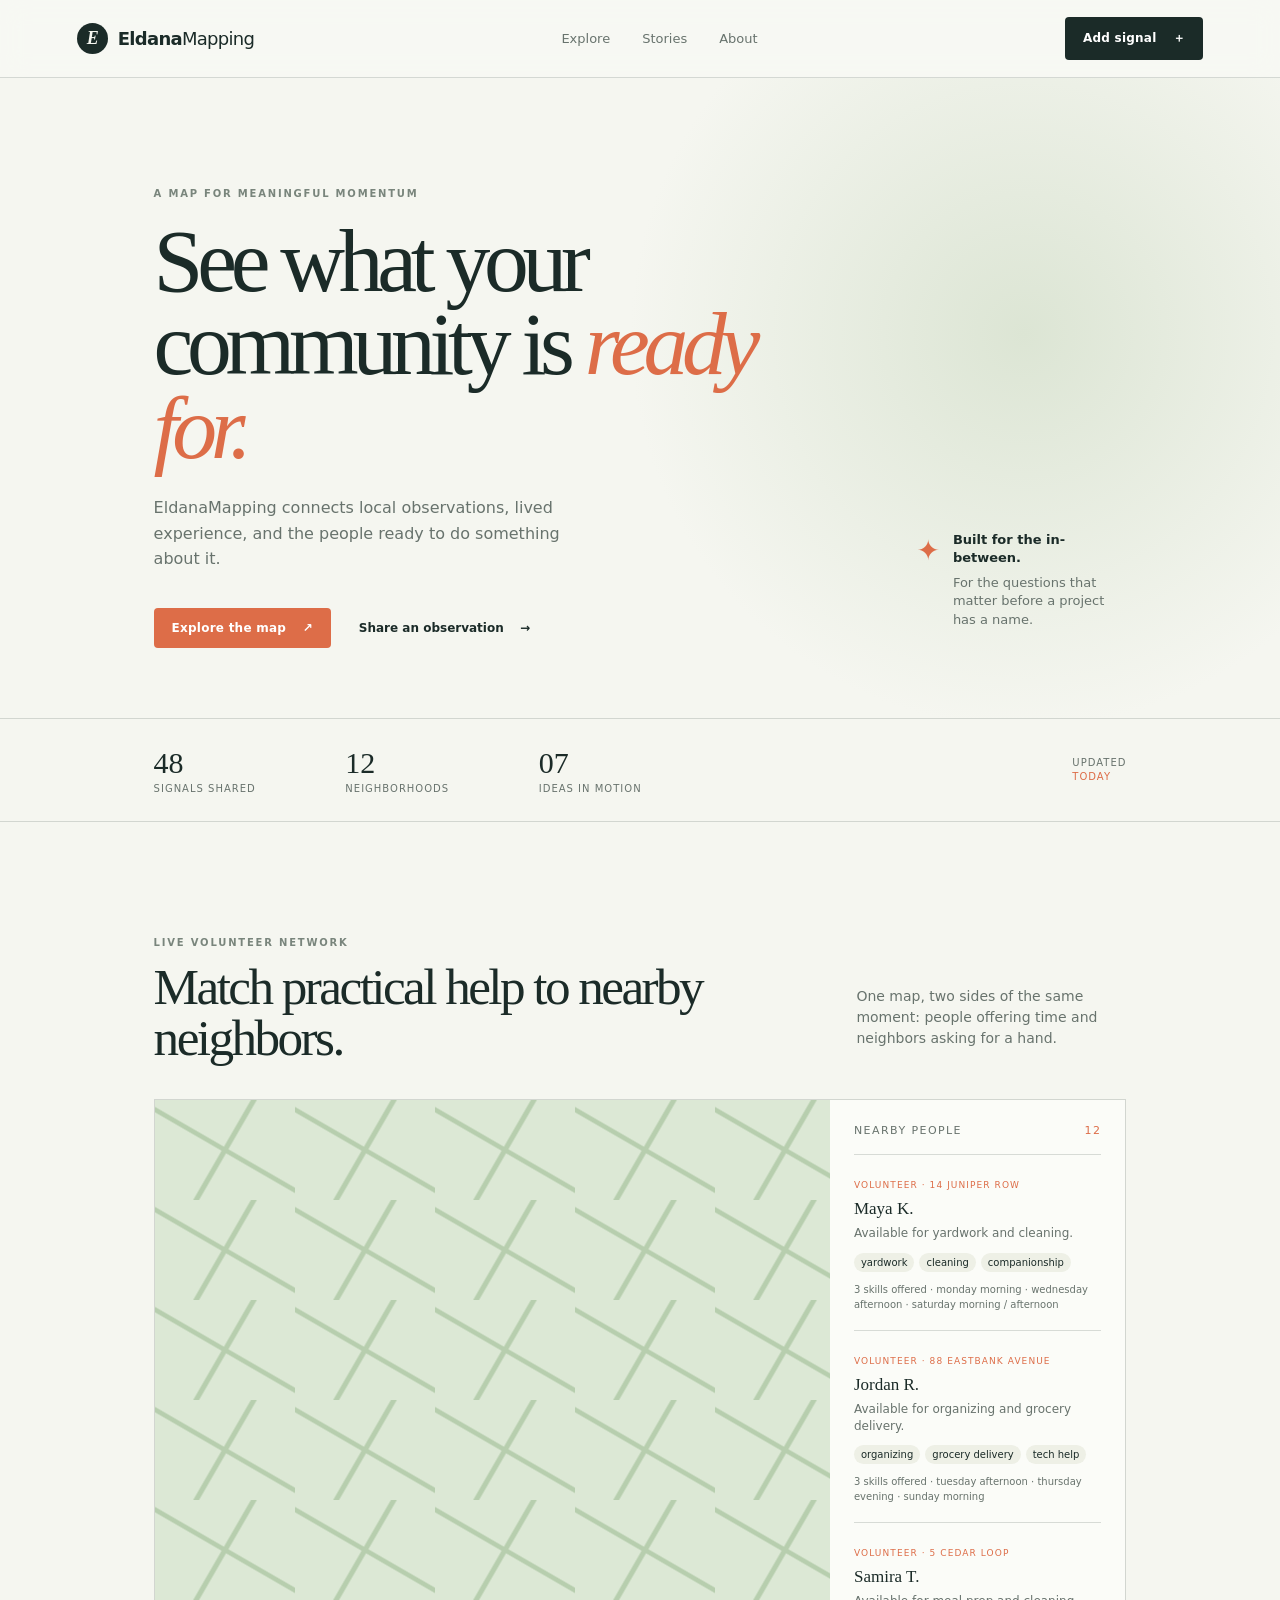
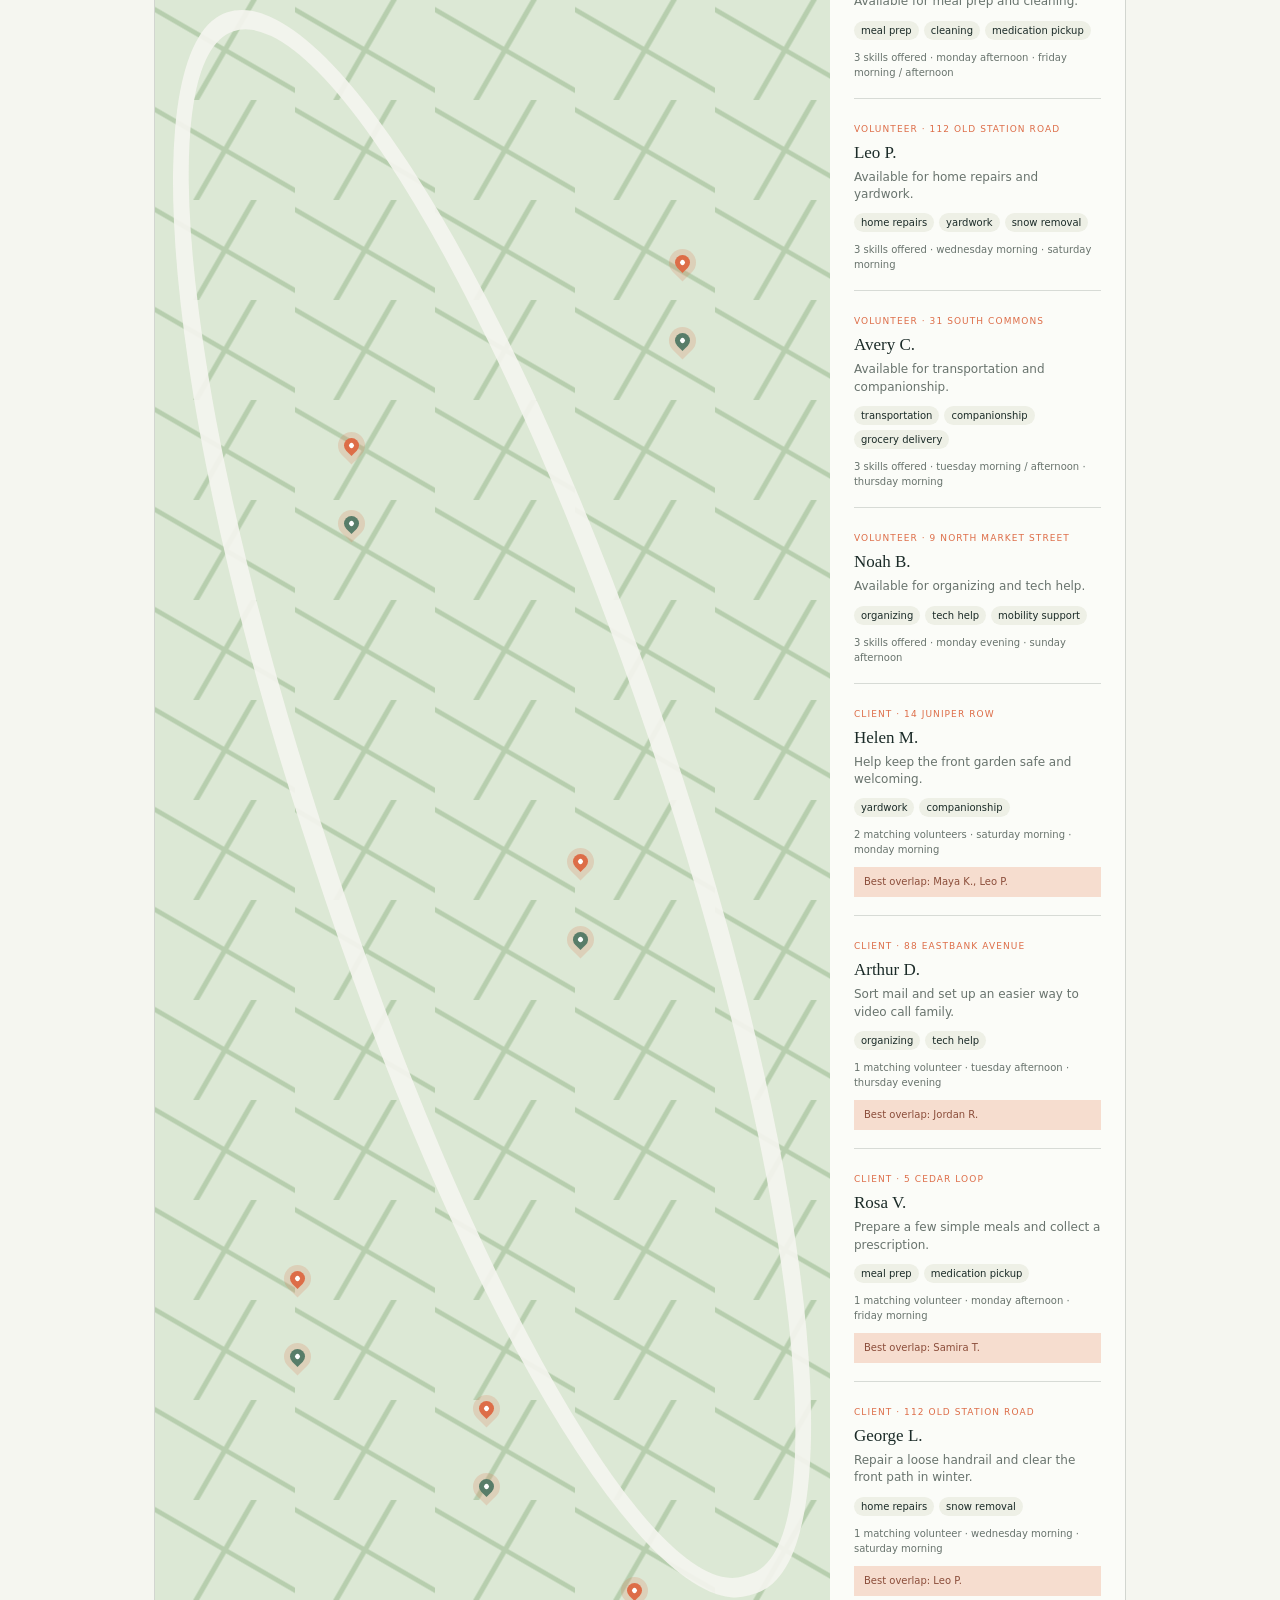
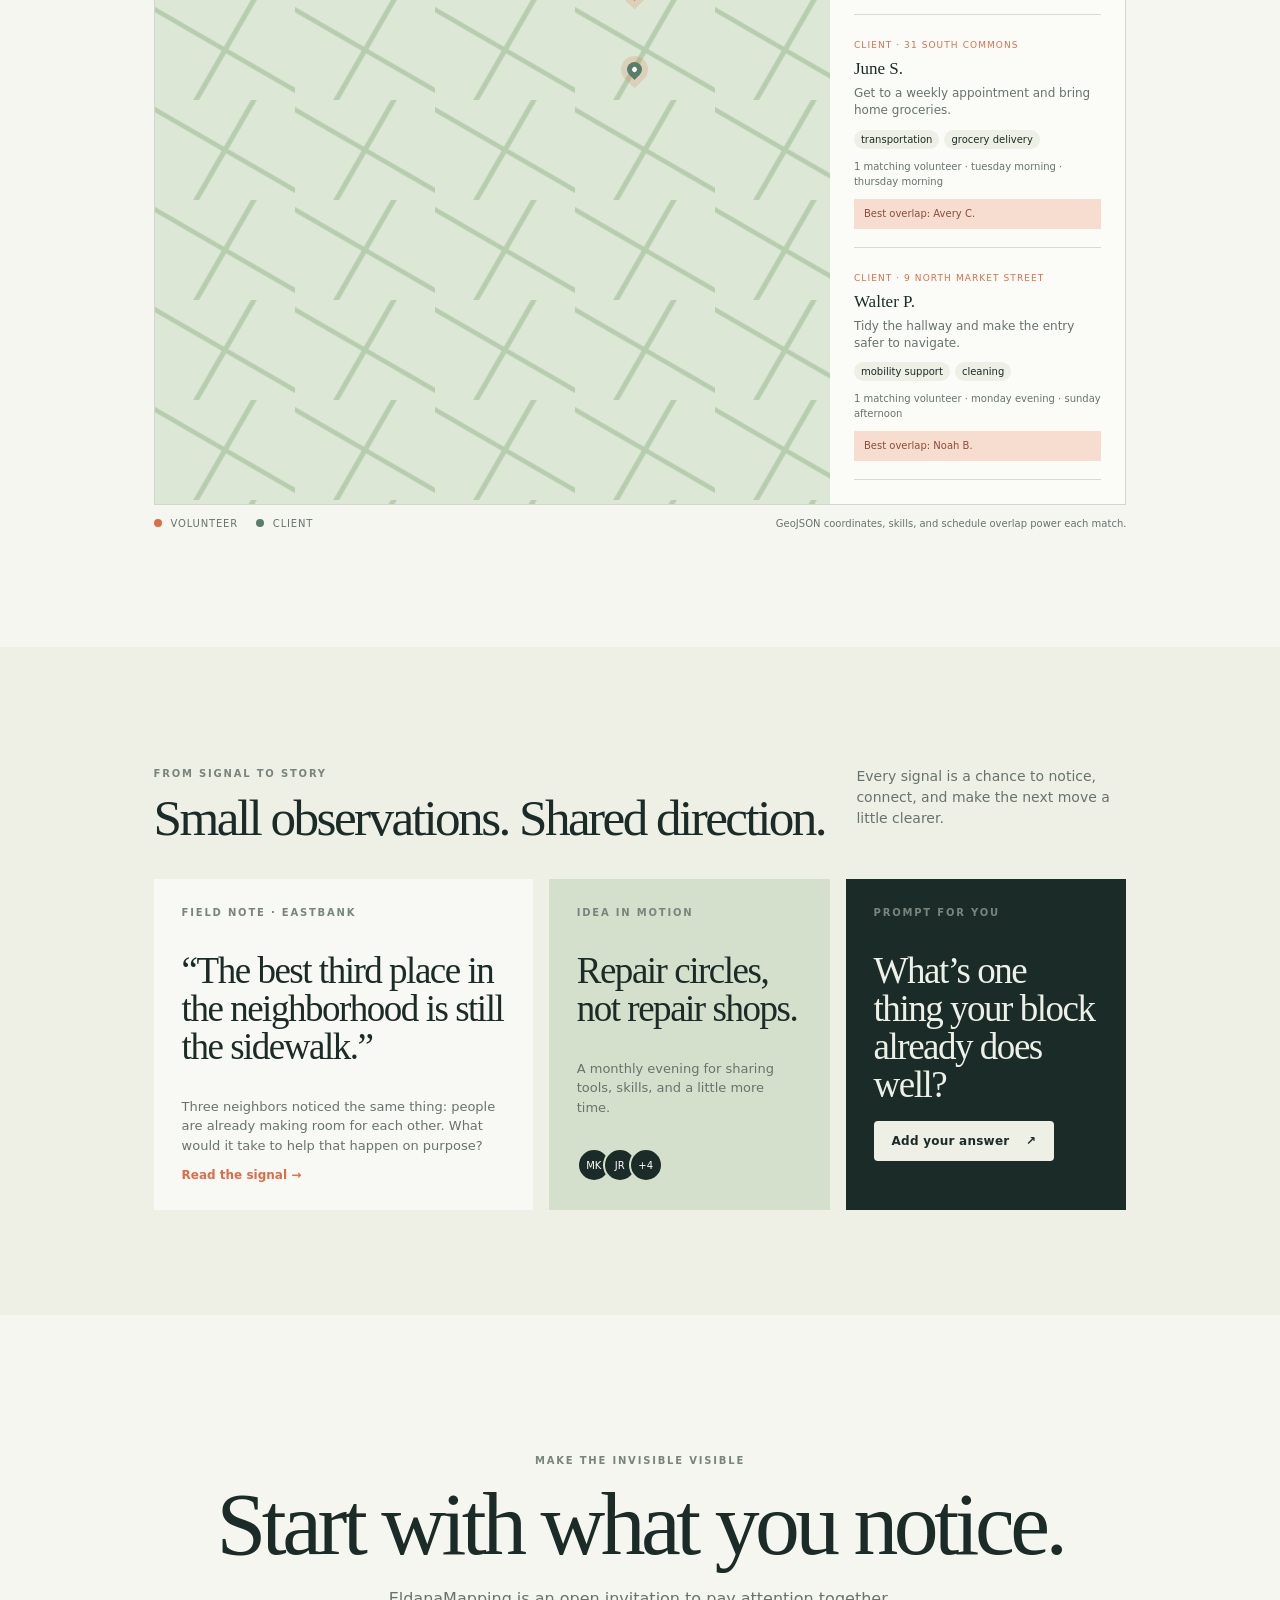
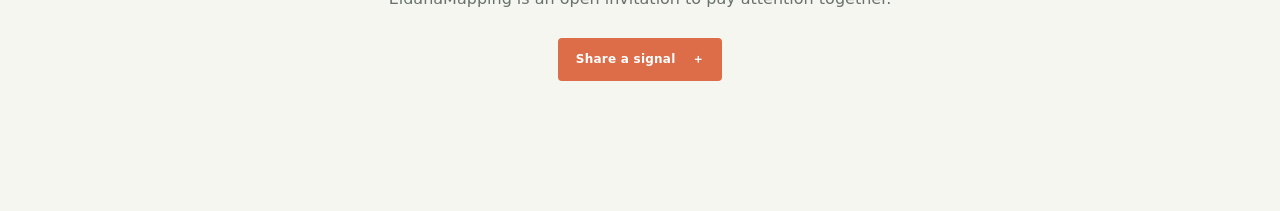
<file: web/index.html>
<!doctype html>
<html lang="en">
<head>
  <meta charset="utf-8">
  <meta name="viewport" content="width=device-width, initial-scale=1">
  <title>EldanaMapping — community signals, connected</title>
  <link rel="stylesheet" href="./styles.css">
</head>
<body>
  <header class="topbar">
    <a class="brand" href="#top"><span class="brand-mark">E</span><span>Eldana<span class="brand-light">Mapping</span></span></a>
    <nav aria-label="Primary"><a href="#map">Explore</a><a href="#stories">Stories</a><a href="#about">About</a></nav>
    <button class="button button-dark" data-action="new-signal">Add signal <span>＋</span></button>
  </header>
  <main id="top">
    <section class="hero">
      <div class="hero-copy"><p class="eyebrow">A map for meaningful momentum</p><h1>See what your community is <em>ready for.</em></h1><p class="hero-intro">EldanaMapping connects local observations, lived experience, and the people ready to do something about it.</p><div class="hero-actions"><a class="button button-primary" href="#map">Explore the map <span>↗</span></a><button class="text-button" data-action="new-signal">Share an observation <span>→</span></button></div></div>
      <div class="hero-note"><span class="note-pin">✦</span><div><strong>Built for the in-between.</strong><p>For the questions that matter before a project has a name.</p></div></div>
    </section>
    <section class="stats" aria-label="Community pulse"><div><strong>48</strong><span>signals shared</span></div><div><strong>12</strong><span>neighborhoods</span></div><div><strong>07</strong><span>ideas in motion</span></div><div class="stats-note">updated <strong>today</strong></div></section>
    <section id="map" class="map-section"><div class="section-heading"><div><p class="eyebrow">Live volunteer network</p><h2>Match practical help to nearby neighbors.</h2></div><p class="heading-support">One map, two sides of the same moment: people offering time and neighbors asking for a hand.</p></div><div class="map-layout"><div class="map-canvas" id="map-canvas" aria-label="Illustrated community map"></div><aside class="signal-panel"><div class="panel-header"><span>Nearby people</span><span class="signal-count" id="signal-count">12</span></div><div id="signal-list"></div></aside></div><div class="map-legend"><span><i class="legend-dot volunteer-dot"></i> volunteer</span><span><i class="legend-dot client-dot"></i> client</span><span class="legend-note">GeoJSON coordinates, skills, and schedule overlap power each match.</span></div></section>
    <section id="stories" class="stories"><div class="section-heading"><div><p class="eyebrow">From signal to story</p><h2>Small observations. Shared direction.</h2></div><p class="heading-support">Every signal is a chance to notice, connect, and make the next move a little clearer.</p></div><div class="story-grid"><article class="story-card story-feature"><span class="story-label">Field note · Eastbank</span><h3>“The best third place in the neighborhood is still the sidewalk.”</h3><p>Three neighbors noticed the same thing: people are already making room for each other. What would it take to help that happen on purpose?</p><a href="#map">Read the signal <span>→</span></a></article><article class="story-card story-soft"><span class="story-label">Idea in motion</span><h3>Repair circles, not repair shops.</h3><p>A monthly evening for sharing tools, skills, and a little more time.</p><div class="avatar-row"><span>MK</span><span>JR</span><span>+4</span></div></article><article class="story-card story-dark"><span class="story-label">Prompt for you</span><h3>What’s one thing your block already does well?</h3><button class="button button-light" data-action="new-signal">Add your answer <span>↗</span></button></article></div></section>
    <section id="about" class="closing"><p class="eyebrow">Make the invisible visible</p><h2>Start with what you notice.</h2><p>EldanaMapping is an open invitation to pay attention together.</p><button class="button button-primary" data-action="new-signal">Share a signal <span>＋</span></button></section>
  </main>
  <dialog id="signal-dialog"><form method="dialog" id="signal-form"><button class="dialog-close" value="cancel" aria-label="Close">×</button><p class="eyebrow">Add to the map</p><h2>What are you noticing?</h2><label>Title<input name="title" required placeholder="A short, clear observation"></label><label>Type<select name="type"><option value="need">Need</option><option value="idea">Idea</option></select></label><label>Place<input name="place" placeholder="A neighborhood or landmark"></label><label>Tell us more<textarea name="description" rows="4" placeholder="What would you want a neighbor to understand?"></textarea></label><button class="button button-primary" value="default">Place signal <span>↗</span></button></form></dialog>
  <script src="./app.js"></script>
</body>
</html>
</file>
<file: web/styles.css>
:root{--ink:#1b2b28;--muted:#68736d;--paper:#f5f6f0;--cream:#eef0e6;--green:#c8d7bd;--accent:#dd6d48;--line:rgba(27,43,40,.16);font-family:Inter,ui-sans-serif,system-ui,-apple-system,BlinkMacSystemFont,"Segoe UI",sans-serif}*{box-sizing:border-box}html{scroll-behavior:smooth}body{margin:0;color:var(--ink);background:var(--paper)}a{text-decoration:none;color:inherit}.topbar{height:78px;padding:0 6vw;display:flex;align-items:center;justify-content:space-between;border-bottom:1px solid var(--line);background:#f8f9f4cc;backdrop-filter:blur(14px);position:sticky;top:0;z-index:4}.brand{display:flex;gap:10px;align-items:center;font-weight:750;letter-spacing:-.04em;font-size:18px}.brand-mark{display:grid;place-items:center;width:31px;height:31px;border-radius:50%;background:var(--ink);color:var(--paper);font-family:Georgia,serif;font-style:italic}.brand-light{font-weight:400}.topbar nav{display:flex;gap:32px;font-size:13px;color:var(--muted)}button{font:inherit;cursor:pointer;border:0}.button{border-radius:4px;padding:13px 18px;font-size:12px;font-weight:700;letter-spacing:.02em}.button-dark{background:var(--ink);color:white}.button-primary{background:var(--accent);color:#fff}.button-light{background:#eef0e6;color:var(--ink)}.hero{min-height:550px;padding:100px 12vw 70px;display:flex;justify-content:space-between;align-items:flex-end;background:radial-gradient(circle at 80% 40%,#dce5d4 0,#f5f6f0 36%)}.hero-copy{max-width:650px}.eyebrow,.story-label{font-size:10px;text-transform:uppercase;letter-spacing:.18em;color:#79857c;font-weight:700}.hero h1{font:400 clamp(50px,7vw,92px)/.93 Georgia,serif;letter-spacing:-.07em;margin:20px 0 26px}.hero h1 em{color:var(--accent);font-style:italic}.hero-intro{font-size:16px;line-height:1.6;color:var(--muted);max-width:440px}.hero-actions{display:flex;align-items:center;gap:22px;margin-top:36px}.text-button{background:none;color:var(--ink);font-size:12px;font-weight:700}.text-button span,.button span{padding-left:12px}.hero-note{max-width:210px;display:flex;gap:13px;padding-bottom:12px;font-size:13px;line-height:1.4}.note-pin{font-size:28px;color:var(--accent)}.hero-note p{color:var(--muted);margin:7px 0}.stats{display:flex;gap:7vw;padding:27px 12vw;border-top:1px solid var(--line);border-bottom:1px solid var(--line);align-items:center}.stats div{display:flex;flex-direction:column;gap:3px}.stats strong{font:400 30px Georgia,serif}.stats span,.stats-note{font-size:10px;color:var(--muted);text-transform:uppercase;letter-spacing:.1em}.stats-note{margin-left:auto}.stats-note strong{font:inherit;color:var(--accent)}.map-section,.stories{padding:105px 12vw}.section-heading{display:flex;align-items:flex-end;justify-content:space-between;margin-bottom:36px}.section-heading h2,.closing h2{font:400 clamp(32px,4vw,54px)/1 Georgia,serif;letter-spacing:-.05em;margin:13px 0 0}.filters{display:flex;border-bottom:1px solid var(--line);gap:22px}.filter{background:none;padding:10px 0;color:var(--muted);font-size:11px}.filter.active{color:var(--ink);border-bottom:2px solid var(--accent)}.map-layout{display:grid;grid-template-columns:1.6fr .7fr;min-height:420px;border:1px solid var(--line)}.map-canvas{position:relative;overflow:hidden;background:#dce8d5;background-image:linear-gradient(30deg,transparent 48%,#b7ceae 49%,#b7ceae 51%,transparent 52%),linear-gradient(120deg,transparent 48%,#b7ceae 49%,#b7ceae 51%,transparent 52%);background-size:140px 100px}.map-canvas:before{content:"";position:absolute;inset:18% 22%;border:20px solid #f5f6f0;border-radius:48% 52% 48% 50%;transform:rotate(-18deg);opacity:.9}.map-pin{position:absolute;z-index:1;width:15px;height:15px;border-radius:50% 50% 50% 0;background:var(--accent);transform:rotate(-45deg);box-shadow:0 0 0 6px #dd6d4833}.map-pin::after{content:"";position:absolute;width:5px;height:5px;border-radius:50%;background:#fff;left:5px;top:5px}.signal-panel{background:#fbfcf8;padding:24px}.panel-header{display:flex;justify-content:space-between;font-size:11px;text-transform:uppercase;letter-spacing:.13em;color:var(--muted);padding-bottom:17px;border-bottom:1px solid var(--line)}.signal-count{color:var(--accent)}.signal-item{padding:18px 0;border-bottom:1px solid var(--line);cursor:pointer}.signal-item:hover h4{color:var(--accent)}.signal-item small{font-size:10px;color:var(--muted)}.signal-item h4{font:500 17px Georgia,serif;margin:7px 0 6px;transition:.2s}.signal-item p{margin:0;color:var(--muted);font-size:12px;line-height:1.45}.signal-tag{font-size:9px;text-transform:uppercase;letter-spacing:.12em;color:var(--accent)}.stories{background:var(--cream)}.heading-support{max-width:270px;color:var(--muted);line-height:1.5;font-size:14px}.story-grid{display:grid;grid-template-columns:1.35fr 1fr 1fr;gap:16px}.story-card{min-height:320px;padding:28px;display:flex;flex-direction:column;align-items:flex-start}.story-feature{background:#f8f9f4}.story-soft{background:#d4e0cb}.story-dark{background:var(--ink);color:#edf0e7}.story-card h3{font:400 clamp(25px,3vw,37px)/1.02 Georgia,serif;letter-spacing:-.04em;margin:34px 0 18px}.story-card p{color:var(--muted);line-height:1.5;font-size:13px}.story-dark p{color:#b2c0b4}.story-card a{margin-top:auto;color:var(--accent);font-size:12px;font-weight:700}.avatar-row{display:flex;margin-top:auto}.avatar-row span{display:grid;place-items:center;width:34px;height:34px;border:2px solid #d4e0cb;border-radius:50%;margin-right:-8px;background:var(--ink);color:white;font-size:10px}.closing{text-align:center;padding:130px 20px;background:var(--paper)}.closing h2{font-size:clamp(45px,7vw,90px)}.closing>p:not(.eyebrow){color:var(--muted);margin:20px 0 30px}.closing .button{display:inline-block}dialog{border:0;border-radius:4px;padding:0;max-width:470px;width:calc(100% - 30px);box-shadow:0 25px 100px #1b2b2850}dialog::backdrop{background:#1b2b2877;backdrop-filter:blur(3px)}#signal-form{padding:34px;position:relative}#signal-form h2{font:400 34px Georgia,serif;margin:10px 0 25px}label{display:block;font-size:11px;font-weight:700;margin:15px 0}input,select,textarea{display:block;width:100%;margin-top:7px;border:1px solid var(--line);padding:11px;background:#fbfcf8;font:inherit;font-size:13px;border-radius:2px}.dialog-close{position:absolute;right:20px;top:15px;background:none;font-size:25px;color:var(--muted)}@media(max-width:800px){.topbar{padding:0 5vw}.topbar nav{display:none}.hero{padding:70px 7vw;display:block}.hero-note{margin-top:60px}.stats,.map-section,.stories{padding-left:7vw;padding-right:7vw}.stats{gap:20px;flex-wrap:wrap}.stats-note{margin-left:0}.section-heading{display:block}.filters{margin-top:25px;width:max-content}.map-layout{grid-template-columns:1fr}.map-canvas{min-height:280px}.story-grid{grid-template-columns:1fr}.story-card{min-height:250px}}
.map-pin.client-pin{background:#587d69}.skill-row{display:flex;flex-wrap:wrap;gap:5px;margin:10px 0}.skill-row span{padding:4px 7px;background:#eef0e6;color:var(--ink);font-size:10px;border-radius:20px}.schedule-line{display:block;line-height:1.5}.match-note{margin-top:10px;padding:8px 10px;background:#f6ddcf;color:#8b4d3a;font-size:10px;line-height:1.4}.match-note.muted{background:#f0f1eb;color:var(--muted)}.map-legend{display:flex;align-items:center;gap:18px;padding:13px 0;color:var(--muted);font-size:10px;text-transform:uppercase;letter-spacing:.08em}.legend-dot{display:inline-block;width:8px;height:8px;border-radius:50%;margin-right:5px;background:var(--accent)}.client-dot{background:#587d69}.legend-note{margin-left:auto;text-transform:none;letter-spacing:0}
</file>
